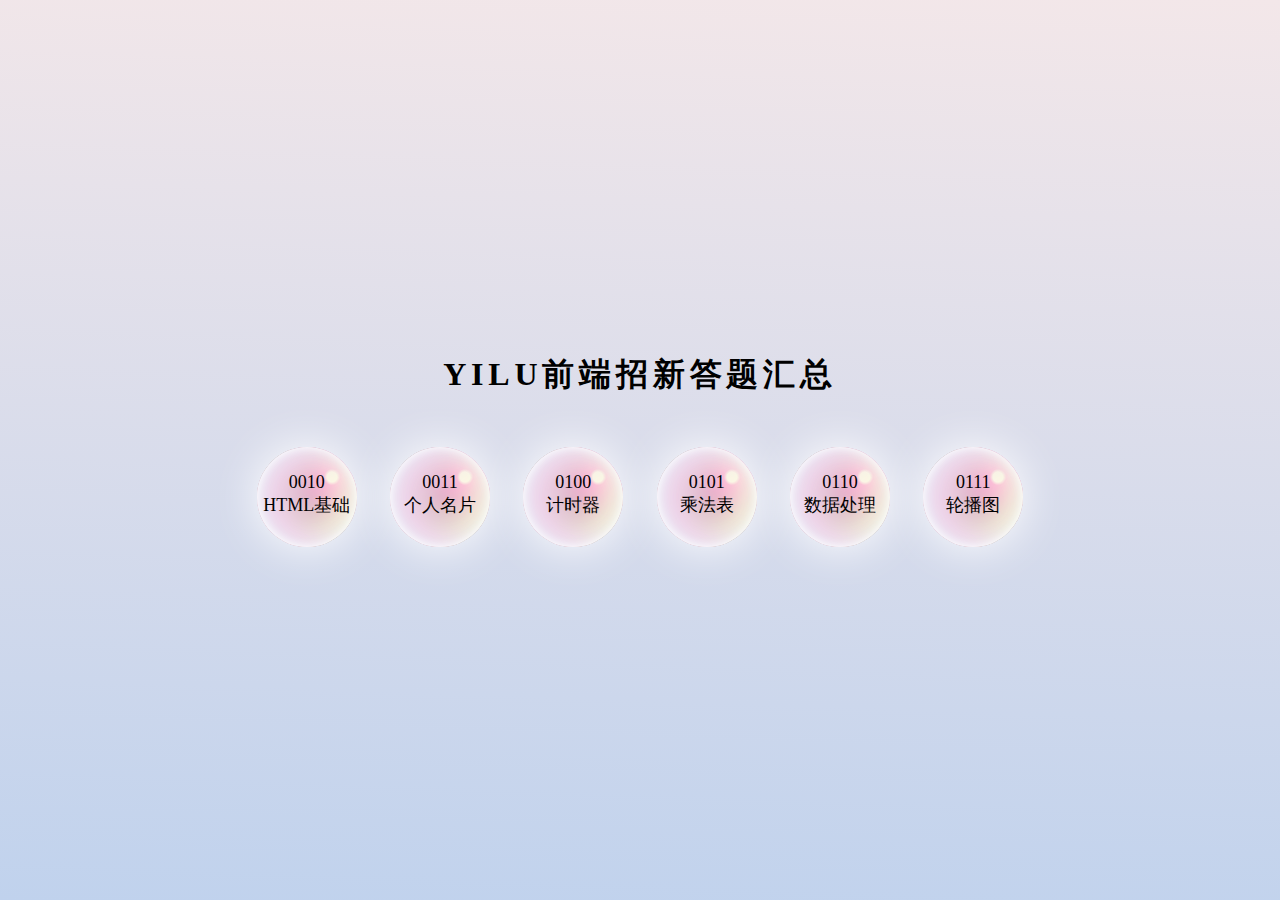
<file: index.html>
<!DOCTYPE html>
<html lang="en">

<head>
    <meta charset="UTF-8">
    <meta http-equiv="X-UA-Compatible" content="IE=edge">
    <meta name="viewport" content="width=device-width, initial-scale=1.0">
    <title>一路招新导航页</title>
    <style>
        * {
            margin: 0;
            padding: 0;
            box-sizing: border-box;
        }

        li {
            list-style: none;
            width: 100px;
            height: 100px;
            padding: 25px 0;
            font-size: 18px;
            border-radius: 50%;
            transition: all .5s ease;
            background: radial-gradient(circle at 75% 30%, #fff 5px, #ff21c0 8%, #5b5b5b 60%, #ff21c0 100%);
            box-shadow: inset 0 0 10px #fff, inset 5px 0 23px #eaf5fc, inset 40px 0 30px #efcde6, inset -10px -30px 50px #f9f6de, inset 0 25px 70px #f9f6de, 0 0 45px #fff;
        }

        body {
            height: 100vh;
            display: flex;
            justify-content: center;
            align-items: center;
            position: relative;
            background: linear-gradient(182deg, #f3e7e9, #c0d2ed);
        }

        .container {
            text-align: center;
        }

        .container ul {
            display: flex;
            flex-wrap: wrap;
            width: 800px;
            margin-top: 30px;
            justify-content: space-around;
        }

        a {
            color: #000;
            text-decoration: none;
        }

        li:hover {
            scale: 1.2;
        }

        h1 {
            letter-spacing: .15em;
            padding-bottom: 20px;
        }
    </style>
</head>

<body>
    <div class="container">
        <h1>YILU前端招新答题汇总</h1>
        <ul>
            <li><a href="0010-HTML基础/index.html">0010 <br> HTML基础</a></li>
            <li><a href="0011-设计名片/aboutMe.html">0011 <br> 个人名片</a></li>
            <li><a href="0100-计时器/index.html">0100 <br> 计时器</a></li>
            <li><a href="0101-乘法表/index.html">0101 <br> 乘法表</a></li>
            <li><a href="0110-数据处理/index.html">0110 <br> 数据处理</a></li>
            <li><a href="0111-轮播图/0100.html">0111 <br> 轮播图</a></li>
        </ul>
    </div>
</body>

</html>
</file>
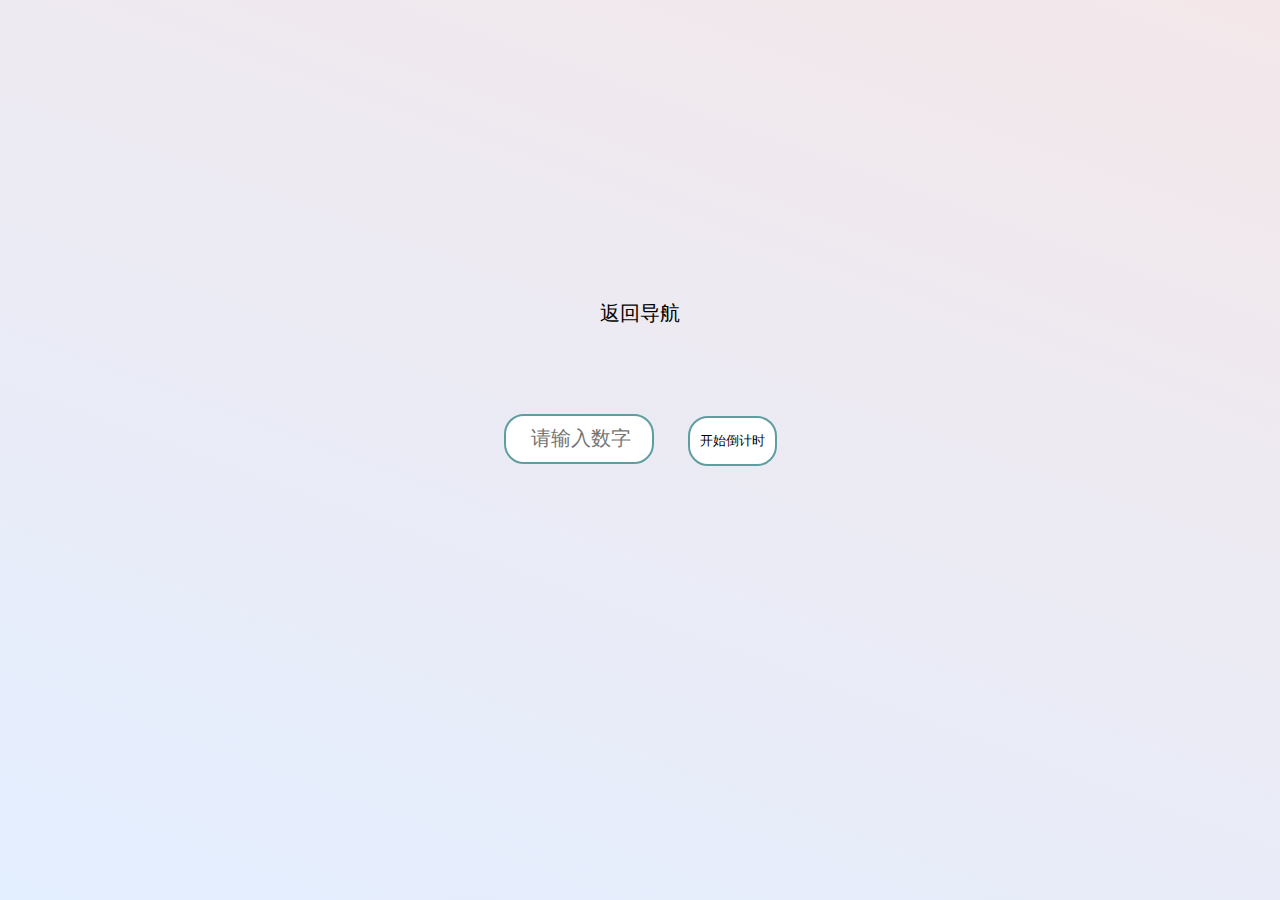
<file: 0100-计时器/index.html>
<!DOCTYPE html>
<html lang="en">

<head>
    <meta charset="UTF-8">
    <meta http-equiv="X-UA-Compatible" content="IE=edge">
    <meta name="viewport" content="width=device-width, initial-scale=1.0">
    <title>Document</title>
    <style>
        * {
            margin: 0;
            padding: 0;
            box-sizing: border-box;
        }

        body {
            height: 100vh;
            display: flex;
            justify-content: center;
            align-items: center;
            position: relative;
            background: linear-gradient(200deg, #f3e7e9, #e3eeff);
        }

        input {
            height: 50px;
            width: 150px;
            border: 2px solid cadetblue;
            border-radius: 20px;
            padding-left: 20px;
            font-size: 20px;
            text-align: center;
        }

        button {
            height: 50px;
            margin-left: 30px;
            padding: 10px;
            background-color: #fff;
            border: 2px solid cadetblue;
            border-radius: 20px;
        }

        button:hover {
            background-color: cadetblue;
            color: #fff;
        }

        p {
            margin-top: 20px;
            font-size: 40px;
        }

        #backNav {
            font-size: 20px;
            position: absolute;
            top: 300px;
            color: #000;
            cursor: pointer;
            text-decoration: none;
        }
    </style>
</head>

<body>
    <a href="../index.html" id="backNav">返回导航</a>
    <div class="box">
        <input type="number" id="inputNum" placeholder="请输入数字">
        <button id="btnStart">开始倒计时</button>
        <p id="cont"></p>
    </div>
</body>

<script>
    var numP = document.querySelector('#cont');
    var inputNum = document.querySelector('#inputNum');
    var btn = document.querySelector('#btnStart');

    function resolveAfter1Second(number) {
        return new Promise(resolve => {
            setTimeout(() => {
                resolve(number - 1);
            }, 1000);
        });
    }

    const timer = async (number) => {
        console.log("Start timer");
        numP.innerHTML = number;
        for (let i = number; i >= 1; i--) {
            let Start = Date.now();
            await t(i);
            console.log(Date.now() - Start);
        }
        console.log('end');
        numP.innerHTML = "倒计时结束！"
    }
    const t = async (timeout) => {
        const a = await new Promise(resolve => {
            setTimeout(() => {
                resolve(timeout - 1);
            }, 1000);
        });
        numP.innerHTML = a;
    }

    // 保证timer能正常运行，并能形成计时器的功能
    function runTimer() {
        console.log("runTimer");
        timer(inputNum.value);
    }
    btn.addEventListener("click", runTimer);
</script>

</html>
</file>
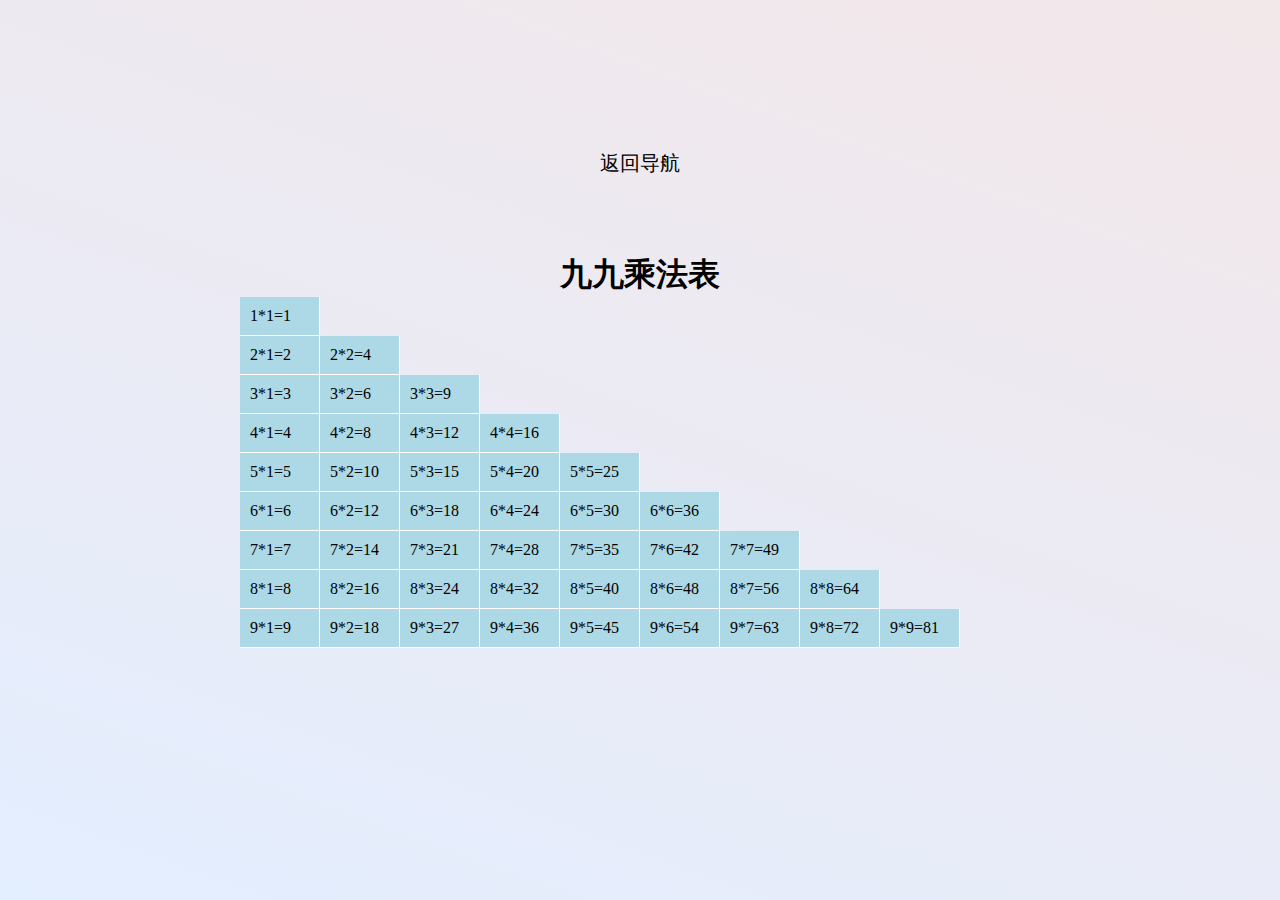
<file: 0101-乘法表/index.html>
<!DOCTYPE html>
<html lang="en">

<head>
    <meta charset="UTF-8">
    <meta http-equiv="X-UA-Compatible" content="IE=edge">
    <meta name="viewport" content="width=device-width, initial-scale=1.0">
    <title>九九乘法表</title>
    <style>
        span {
            display: inline-block;
            padding: 10px;
            width: 80px;
            box-sizing: border-box;
            background-color: lightblue;
            border-right: 1px solid #fff;
            border-bottom: 1px solid #fff;
        }

        * {
            margin: 0;
            padding: 0;
        }

        body {
            background: linear-gradient(200deg, #f3e7e9, #e3eeff);
            height: 100vh;
            display: flex;
            justify-content: center;
            align-items: center;
        }

        .box {
            width: 800px;
        }

        .box h1 {
            text-align: center;
        }

        #backNav {
            font-size: 20px;
            position: absolute;
            top: 150px;
            color: #000;
            cursor: pointer;
            text-decoration: none;
        }
    </style>
</head>

<body>
    <a href="../index.html" id="backNav">返回导航</a>
    <div class="box">
        <h1>九九乘法表</h1>
    </div>


    <script>
        let boxdiv = document.querySelector(".box");
        for (let i = 1; i <= 9; i++) {
            for (let j = 1; j <= i; j++) {
                let tmp = i + "*" + j + "=" + i * j;
                boxdiv.innerHTML += ("<span>" + tmp + "</span>");
            }
            boxdiv.innerHTML += "<br>";
        }
    </script>
</body>

</html>
</file>
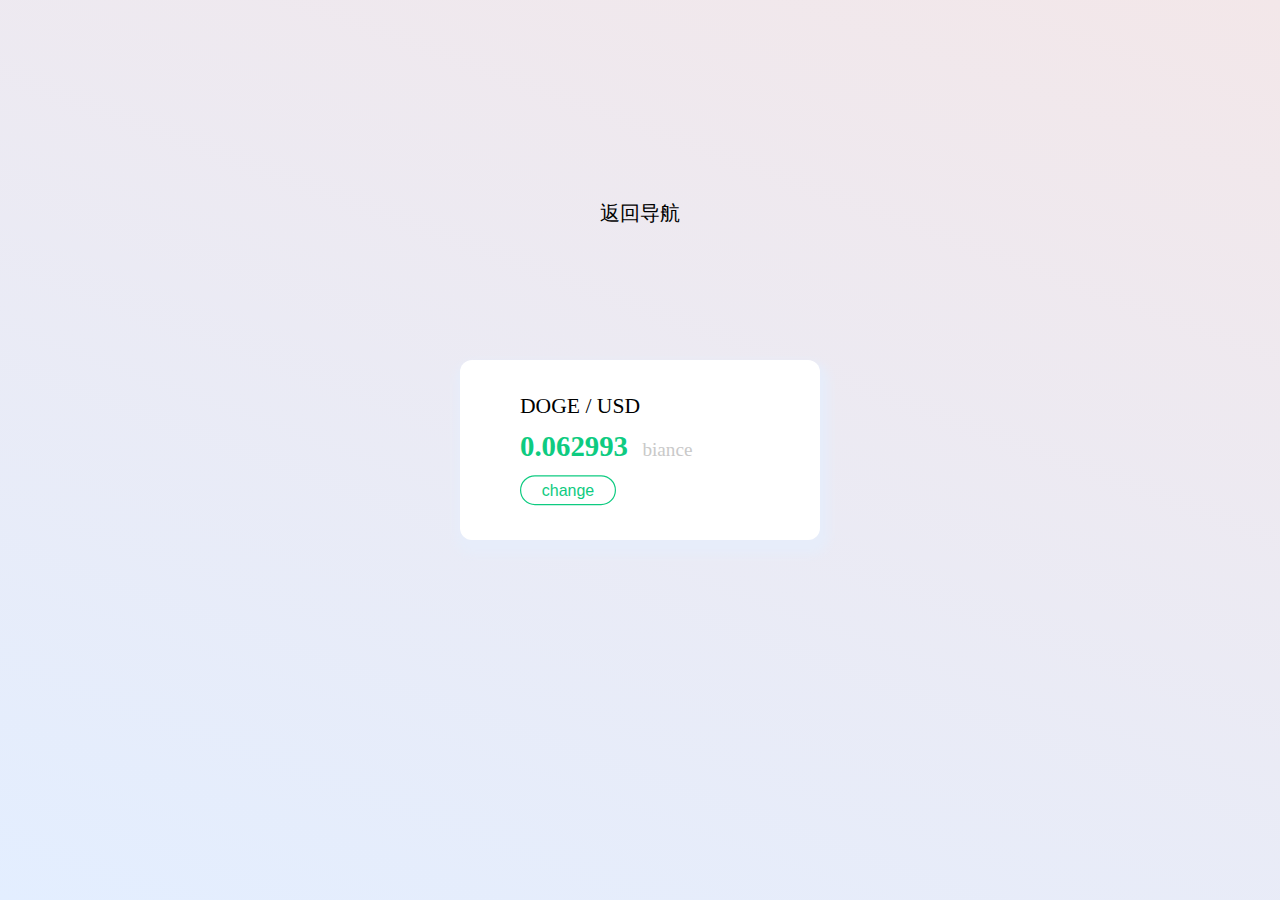
<file: 0110-数据处理/index.html>
<!DOCTYPE html>
<html lang="en">

<head>
    <meta charset="UTF-8">
    <meta http-equiv="X-UA-Compatible" content="IE=edge">
    <meta name="viewport" content="width=device-width, initial-scale=1.0">
    <title>Document</title>
    <script src="http://libs.baidu.com/jquery/2.1.4/jquery.min.js"></script>
    <link rel="stylesheet" href="style.css">
</head>

<body>
    <a href="../index.html" id="backNav">返回导航</a>
    <div class="big">
        <button id="hidFirst"></button>
        <div class="box">
            <p>DOGE / USD</p>
            <h2 id="price">0.062993</h2>
            <span>&nbsp; biance</span>
            <button onclick="promiseFlase()">change</button>
        </div>
    </div>

</body>

<script>
    var firstFlash = document.querySelector('#hidFirst');

    function promiseFlase() {
        let dateUrl = "https://chain.so/api/v2/get_price/DOGE/USD";
        return new Promise((reslove, reject) => {
            let request = new XMLHttpRequest();
            request.open('get', dateUrl, true);
            request.send(null);
            request.onreadystatechange = () => {
                if (request.readyState == 4) {
                    if (request.status === 200) {
                        let responDate = JSON.parse(request.responseText);
                        console.log(responDate);
                        let boxContainer = document.querySelector('.box');
                        dataPrice = responDate.data.prices[1].price;
                        // dataPrice = 0.24; 
                        dataExchang = responDate.data.prices[1].exchange;
                        let strHtml = "";
                        strHtml += String.raw`
                            <p> DOGE / USD </p>
                            <h2 id="price">${dataPrice}</h2>
                            <span>&nbsp; ${dataExchang}</span>
                            <button onclick="Flash()">change</button>
                        `;
                        boxContainer.innerHTML = strHtml;
                        if (dataPrice > 0.23) {
                            let price = document.getElementById('price');
                            document.getElementById('price').style.color = "red";
                        }
                    }
                }
            }
        })
    }
</script>

</html>
</file>
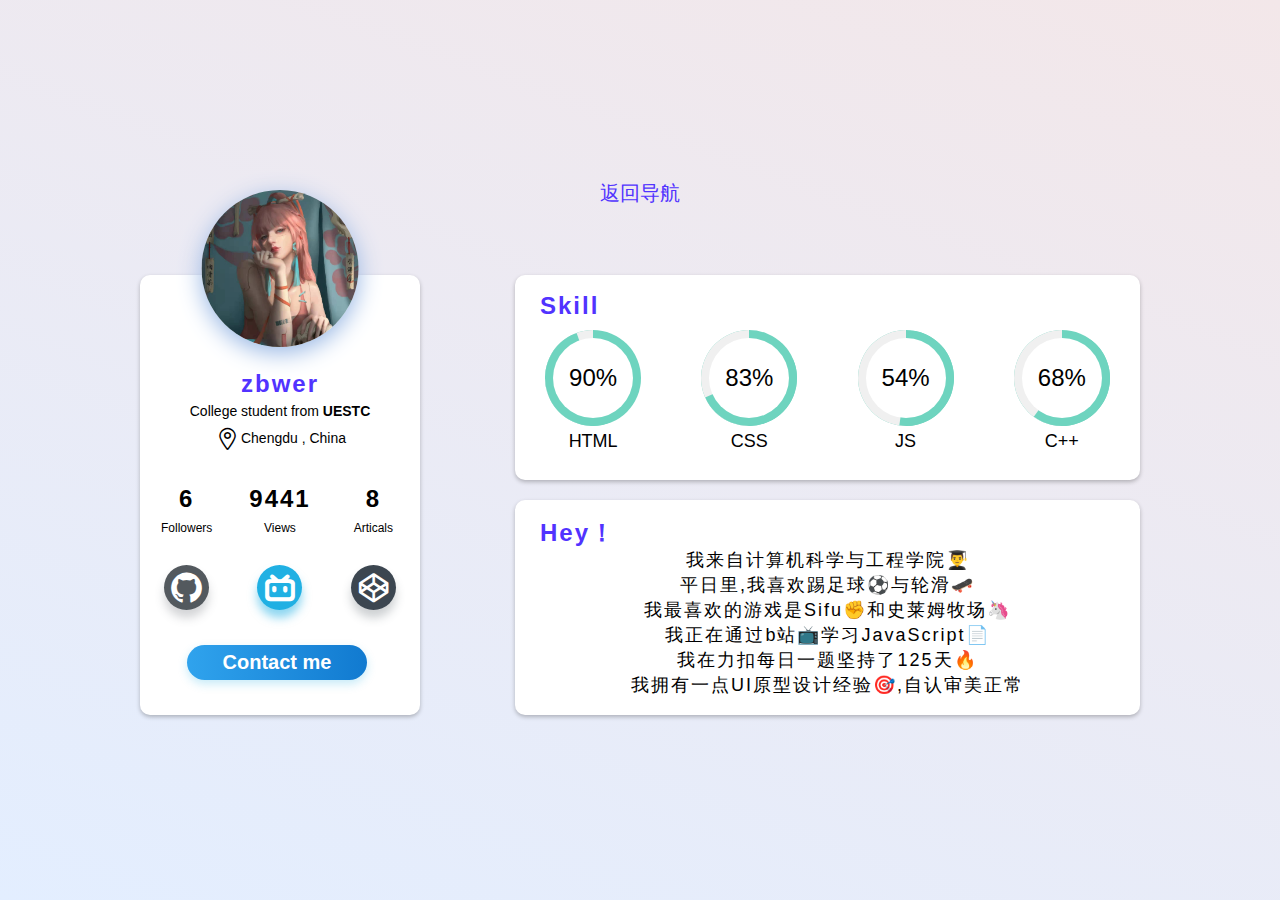
<file: 0011-设计名片/aboutMe.html>
<!DOCTYPE html>
<html lang="en">

<head>
    <meta charset="UTF-8">
    <meta http-equiv="X-UA-Compatible" content="IE=edge">
    <meta name="viewport" content="width=device-width, initial-scale=1.0">
    <title>AboutMe</title>
    <link rel="stylesheet" href="aboutMe.css">
    <link rel="stylesheet" href="font/iconfont.css">
    <link rel="stylesheet" href="percentRing.css">

    <meta name="viewport"
        content="width=device-width, user-scalable=no, initial-scale=1, minimum-scale=1, maximum-scale=1">
    <script>
        function autoResponse(width = 900) {
            var deviceWidth = document.documentElement.clientWidth;
            if (deviceWidth >= 1200) deviceWidth = 1200;
            fontSize = deviceWidth / 12;
            document.getElementsByTagName('html')[0].style['font-size'] = fontSize + 'px';
        }
        autoResponse();
        window.addEventListener('resize', autoResponse);
    </script>
</head>

<body>
    <a href="../index.html" id="backNav">返回导航</a>
    <div class="container">
        <div class="profile">
            <div class="avatar">
                <img src="avatar.jpg" alt="" class="active_img">
                <img src="avatar2.jpg" alt="">
                <img src="avatar3.jpg" alt="">
                <img src="avatar4.jpg" alt="">
            </div>
            <div class="card">
                <div class="info">
                    <h2>zbwer</h2>
                    <p>College student from <strong>UESTC</strong> </p>
                    <p><i class="iconfont icon-31dingwei"></i>Chengdu , China</p>
                </div>
                <div class="data">
                    <ul>
                        <li>
                            <h2>6</h2>
                            <p>Followers</p>
                        </li>
                        <li>
                            <h2>9441</h2>
                            <p>Views</p>
                        </li>
                        <li>
                            <h2>8</h2>
                            <p>Articals</p>
                        </li>
                    </ul>
                </div>
                <div class="quickurl">
                    <div class="circle github">
                        <a href="#" title="Github"><i class="iconfont icon-GitHub"></i></a>
                    </div>
                    <div class="circle bilibili">
                        <a href="#" title="Bilibili"><i class="iconfont icon-bilibili"></i></a>
                    </div>
                    <div class="circle codepen">
                        <a href="#" title="codepen"><i class="iconfont icon-codepen"></i></a>
                    </div>
                </div>
                <button>Contact me</button>
            </div>
        </div>
        <div class="skill">
            <h2>Skill</h2>
            <div class="Skill-cir">
                <li>
                    <div class="percentRing">
                        <div class="percentRing-tmp1"></div>
                        <div class="percentRing-tmp2"></div>
                        <div class="percentRing-tmp3">
                            <span>90%</span>
                        </div>
                    </div>
                    <p>HTML</p>
                </li>
                <li>
                    <div class="percentRing">
                        <div class="percentRing-tmp1"></div>
                        <div class="percentRing-tmp2"></div>
                        <div class="percentRing-tmp3">
                            <span>83%</span>
                        </div>
                    </div>
                    <p>CSS</p>
                </li>
                <li>
                    <div class="percentRing">
                        <div class="percentRing-tmp1"></div>
                        <div class="percentRing-tmp2"></div>
                        <div class="percentRing-tmp3">
                            <span>54%</span>
                        </div>
                    </div>
                    <p>JS</p>
                </li>
                <li>
                    <div class="percentRing">
                        <div class="percentRing-tmp1"></div>
                        <div class="percentRing-tmp2"></div>
                        <div class="percentRing-tmp3">
                            <span>68%</span>
                        </div>
                    </div>
                    <p>C++</p>
                </li>
            </div>
        </div>
        <div class="intro">
            <h2>Hey！</h2>
            <div class="textAboutMe">
                <p>我来自计算机科学与工程学院👨‍🎓</p>
                <p>平日里,我喜欢踢足球⚽与轮滑🛹</p>
                <p>我最喜欢的游戏是Sifu✊和史莱姆牧场🦄</p>
                <p>我正在通过b站📺学习JavaScript📄</p>
                <p>我在力扣每日一题坚持了125天🔥</p>
                <p>我拥有一点UI原型设计经验🎯,自认审美正常</p>
            </div>

        </div>
    </div>

</body>

<script>
    var avatar = document.querySelector('.avatar');
    var Img = document.querySelectorAll('.avatar img');
    var index = 0;

    function autoPlay() {
        Img[index].className = '';
        index = index + 1 >= Img.length ? 0 : index + 1;
        Img[index].className = 'active_img';
    }
    var timer = setInterval(autoPlay, 2000);
    avatar.onmouseover = function () {
        clearInterval(timer);
    }
    avatar.onmouseleave = function () {
        timer = setInterval(autoPlay, 2000);
    }
</script>

</html>
</file>
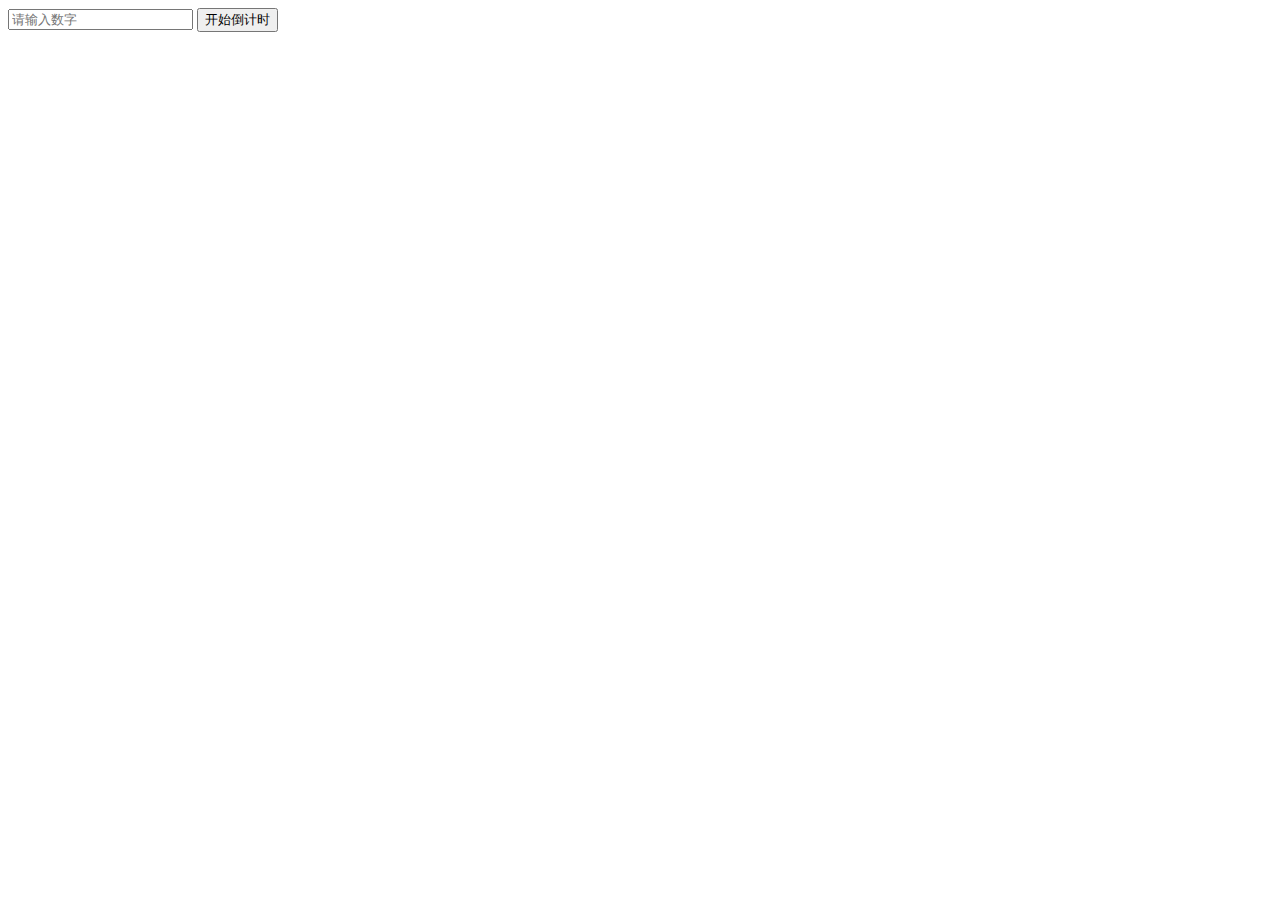
<file: 0100-计时器/setInt方法.html>
<!DOCTYPE html>
<html lang="en">

<head>
    <meta charset="UTF-8">
    <meta http-equiv="X-UA-Compatible" content="IE=edge">
    <meta name="viewport" content="width=device-width, initial-scale=1.0">
    <title>Document</title>
</head>

<body>
    <input type="number" id="inputNum" placeholder="请输入数字">
    <button id="btnStart">开始倒计时</button>
    <p id="cont"></p>
</body>

<script>
    var numP = document.querySelector('#cont');
    var inputNum = document.querySelector('#inputNum');
    var btn = document.querySelector('#btnStart');
    var Num = inputNum.value;
    var Int;

    function Run() {
        console.log(Num);
        numP.innerHTML = Num;
        Num--;
        if (Num == -1) clearInterval(Int);
    }
    // 保证timer能正常运行，并能形成计时器的功能
    function runTimer() {
        Num = inputNum.value;
        Int = setInterval(Run, 1000);
        console.log('end');
    }
    btn.addEventListener("click", runTimer);
</script>

</html>
</file>
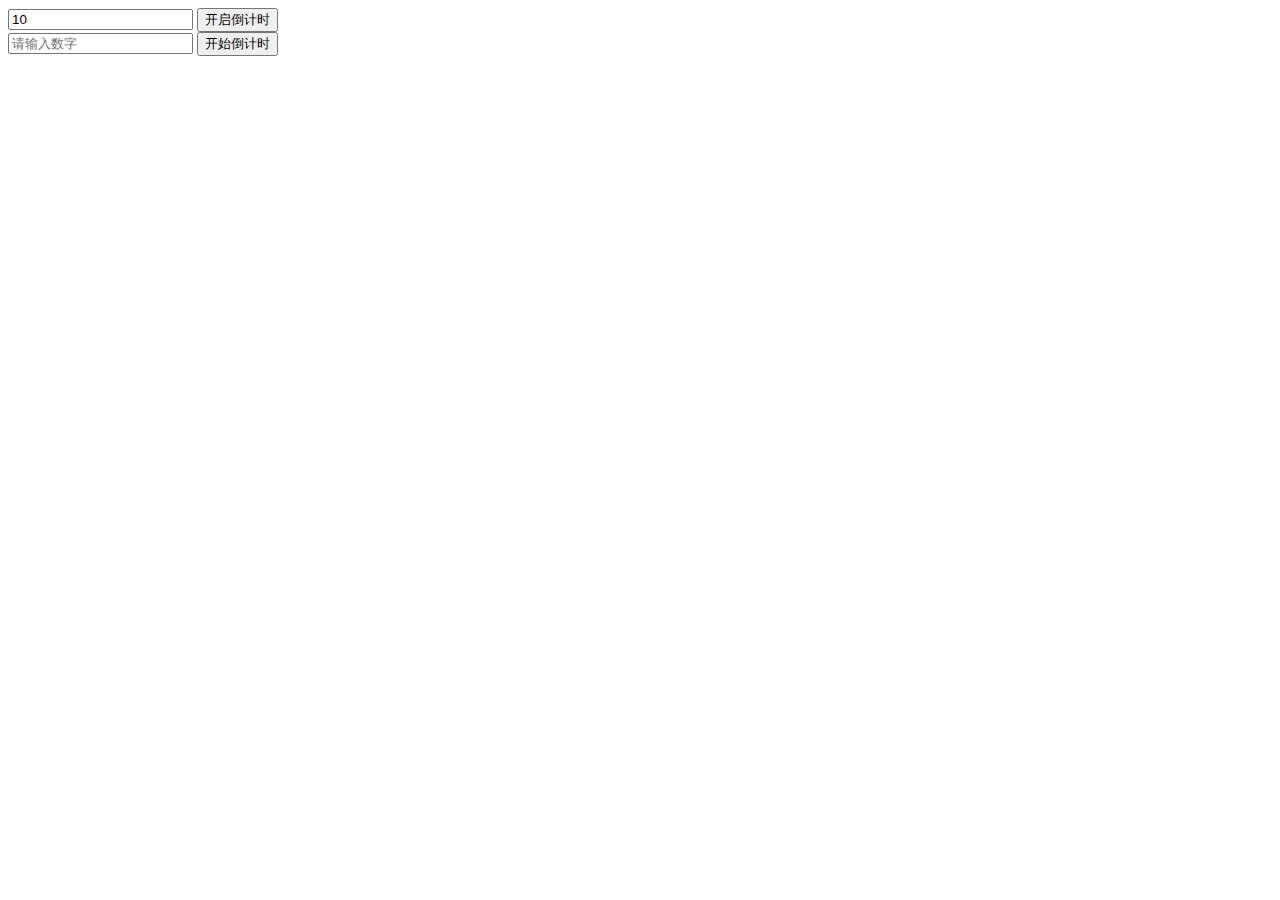
<file: 0100-计时器/setTime方法.html>
<!DOCTYPE html>
<html lang="en">

<head>
    <meta charset="UTF-8">
    <meta http-equiv="X-UA-Compatible" content="IE=edge">
    <meta name="viewport" content="width=device-width, initial-scale=1.0">
    <title>同步</title>
</head>

<body>
    <form action="" name="name1">
        <input type="text" id="text1" value="10">
        <input type="button" id="bt" value="开启倒计时" onclick="f()">
    </form>
    <input type="number" id="inputNum" placeholder="请输入数字">
    <button id="btnStart">开始倒计时</button>
    <p id="cont"></p>
</body>
<script>
    let Start = Date.now();
    function f() {
        const End = Date.now();
        console.log(End - Start);
        Start = End;
        var x = name1.text1.value;
        x = x - 1;
        if (x >= 0) {
            setTimeout(() => {
                name1.text1.value = x;
                f();
            }, 1000);
        }
        else {
            console.log('end');
        }
    }
    var numP = document.querySelector('#cont');
    var inputNum = document.querySelector('#inputNum');
    var btn = document.querySelector('#btnStart');

    function resolveAfter1Second(number) {
        return new Promise(resolve => {
            setTimeout(() => {
                resolve(number - 1);
            }, 1000);
        })
    }

    const timer = async (number) => {
        console.log("Start timer");
        numP.innerHTML = number;
        for (let i = number; i >= 1; i--) {
            let Start = Date.now();
            await t(i);
            console.log(Date.now() - Start);
        }
        console.log('end');
    }
    const t = async (timeout) => {
        const a = await new Promise(resolve => {
            setTimeout(() => {
                resolve(timeout - 1);
            }, 1000);
        });
        numP.innerHTML = a;
    }

    // 保证timer能正常运行，并能形成计时器的功能
    function runTimer() {
        console.log("runTimer");
        timer(inputNum.value);
    }
    btn.addEventListener("click", runTimer);
</script>

</html>
</file>
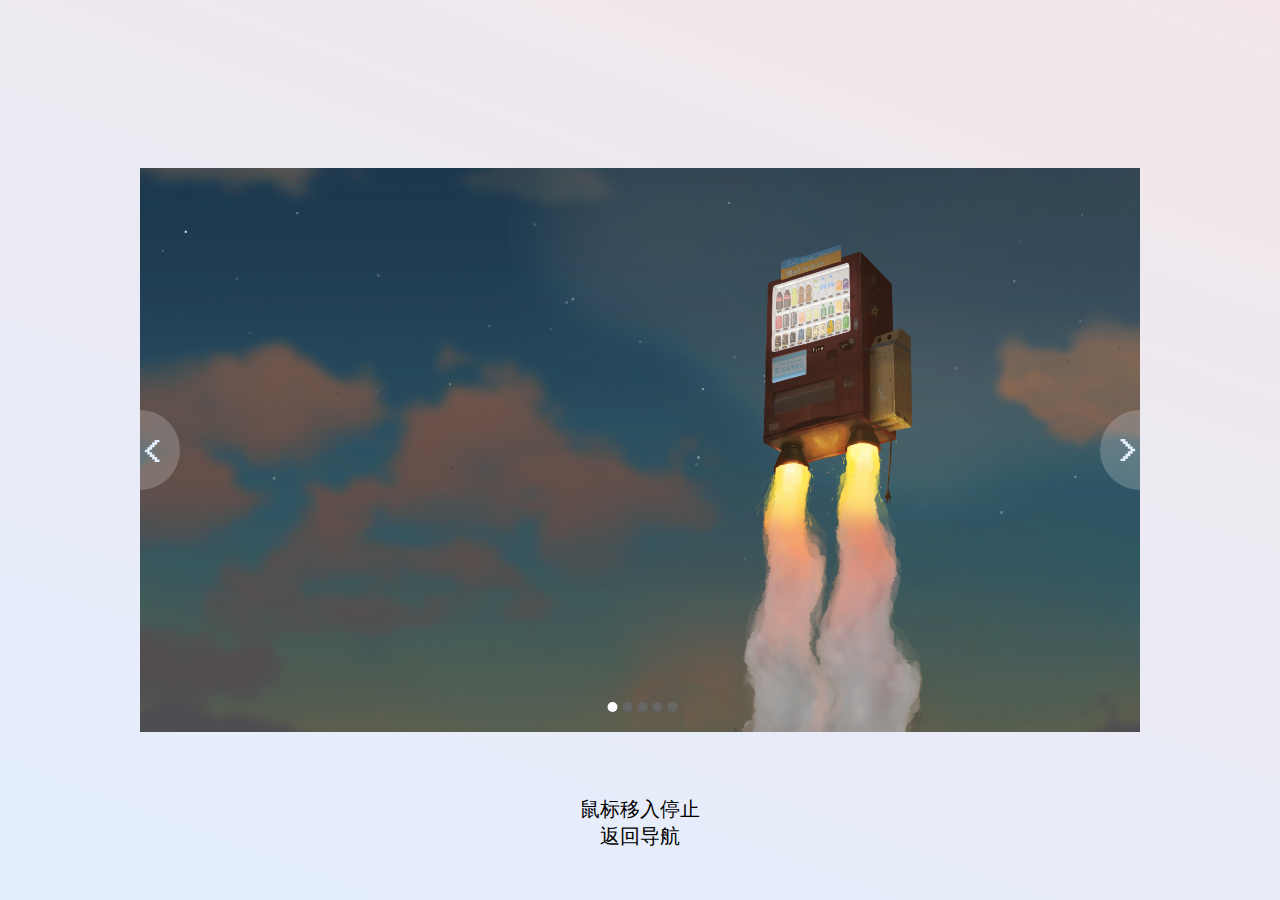
<file: 0111-轮播图/0100.html>
<!DOCTYPE html>
<html lang="en">

<head>
    <meta charset="UTF-8">
    <meta http-equiv="X-UA-Compatible" content="IE=edge">
    <meta name="viewport" content="width=device-width, initial-scale=1.0">
    <title>Document</title>
    <link rel="stylesheet" href="style.css">
</head>

<body>
    <a href="../index.html" id="backNav">鼠标移入停止<br>返回导航</a>
    <div class="container">
        <img src="1.png" alt="" class="active_img">
        <img src="2.png" alt="">
        <img src="3.png" alt="">
        <img src="4.png" alt="">
        <img src="5.png" alt="">
        <div class="left">
            <svg t="1669906504153" class="icon" viewBox="0 0 1024 1024" version="1.1" xmlns="http://www.w3.org/2000/svg"
                p-id="2661" width="25" height="25">
                <path
                    d="M725.543629 445.258957 725.543629 345.192858 625.480602 345.192858 625.480602 245.135053 525.416653 245.135053 525.416653 145.076122 425.352602 145.076122 425.352602 45.016269 225.219482 45.016269 225.219482 145.076122 325.289574 145.076122 325.289574 245.135053 425.352602 245.135053 425.352602 345.192858 525.416653 345.192858 525.416653 445.258957 625.480602 445.258957 625.480602 545.31369 525.416653 545.31369 525.416653 645.379789 425.352602 645.379789 425.352602 745.437594 325.289574 745.437594 325.289574 845.497549 225.219482 845.497549 225.219482 945.556378 425.352602 945.556378 425.352602 845.497549 525.416653 845.497549 525.416653 745.437594 625.480602 745.437594 625.480602 645.379789 725.543629 645.379789 725.543629 545.31369 825.61577 545.31369 825.61577 445.258957Z"
                    p-id="2662"></path>
            </svg>
        </div>
        <div class="right">
            <svg t="1669906504153" class="icon" viewBox="0 0 1024 1024" version="1.1" xmlns="http://www.w3.org/2000/svg"
                p-id="2661" width="25" height="25">
                <path
                    d="M725.543629 445.258957 725.543629 345.192858 625.480602 345.192858 625.480602 245.135053 525.416653 245.135053 525.416653 145.076122 425.352602 145.076122 425.352602 45.016269 225.219482 45.016269 225.219482 145.076122 325.289574 145.076122 325.289574 245.135053 425.352602 245.135053 425.352602 345.192858 525.416653 345.192858 525.416653 445.258957 625.480602 445.258957 625.480602 545.31369 525.416653 545.31369 525.416653 645.379789 425.352602 645.379789 425.352602 745.437594 325.289574 745.437594 325.289574 845.497549 225.219482 845.497549 225.219482 945.556378 425.352602 945.556378 425.352602 845.497549 525.416653 845.497549 525.416653 745.437594 625.480602 745.437594 625.480602 645.379789 725.543629 645.379789 725.543629 545.31369 825.61577 545.31369 825.61577 445.258957Z"
                    p-id="2662"></path>
            </svg>
        </div>
        <ul>
            <li class="active_li"></li>
            <li></li>
            <li></li>
            <li></li>
            <li></li>
        </ul>
    </div>
    <script>
        var contBox = document.querySelector('.container');
        var Img = document.querySelectorAll('img');
        var allLi = document.querySelectorAll('ul li');
        var btn_left = document.querySelector('.left');
        var btn_right = document.querySelector('.right');
        var index = 0;

        function clearNow() {
            Img[index].className = '';
            allLi[index].className = '';
        }
        function Move() {
            Img[index].className = 'active_img';
            allLi[index].className = 'active_li';
        }

        function autoMove() {
            clearNow();
            index = index + 1 == Img.length ? 0 : index + 1;
            Move();
        }

        btn_right.addEventListener("click", autoMove)
        btn_left.addEventListener("click", () => {
            clearNow();
            index = index - 1 == -1 ? Img.length - 1 : index - 1;
            Move();
        })

        for (let i = 0; i < allLi.length; i++) {
            allLi[i].addEventListener("click", () => {
                clearNow();
                index = i;
                Move();
            });
        }
        var timer = setInterval(autoMove, 1500);

        contBox.onmouseover = function () {
            clearInterval(timer);
        }
        contBox.onmouseleave = function () {
            clearInterval(timer);
            timer = setInterval(autoMove, 1500);
        }

    </script>
</body>

</html>
</file>
<file: 0110-数据处理/style.css>
* {
    margin: 0;
    padding: 0;
    box-sizing: border-box;
}

body {
    background: linear-gradient(200deg, #f3e7e9, #e3eeff);
    height: 100vh;
    display: flex;
    justify-content: center;
    align-items: center;
}

#backNav {
    font-size: 20px;
    position: absolute;
    top: 200px;
    color: #000;
    cursor: pointer;
    text-decoration: none;
}

.big {
    scale: 1.2;
}

#hidFirst {
    display: none;
}

body {
    display: flex;
    justify-content: center;
    align-items: center;
    width: 100%;
    height: 100vh;
    background-color: #fff;
}

.box {
    width: 300px;
    height: 150px;
    background-color: #fff;
    padding-top: 8px;
    border-radius: 10px;
    box-shadow: 2px 7px 7px 5px #e7edfa;
}

.box p {
    margin: 20px 0 0 50px;
    font-size: 18px;
    color: #000;
}

.box h2 {
    margin: 10px 0 0 50px;
    color: #0ECB81;
    display: inline-block;
}

.box span {
    color: #c9c9c9;
}

.box button {
    display: block;
    margin: 10px 0 0 50px;
    border: 1px solid #0ECB81;
    background-color: transparent;
    width: 80px;
    height: 25px;
    border-radius: 25px;
    color: #0ECB81;
}

.box button:hover {
    background-color: #0ECB81;
    color: #fff;
}
</file>
<file: 0011-设计名片/aboutMe.css>
* {
    margin: 0;
    padding: 0;
    box-sizing: border-box;
    cursor: default;
}

html {
    font-family: -apple-system, BlinkMacSystemFont, "Segoe UI", Roboto, Oxygen-Sans, Ubuntu, Cantarell, "Helvetica Neue", sans-serif;
}

li {
    list-style: none;
}

a {
    text-decoration: none;
}

#backNav {
    font-size: 20px;
    position: absolute;
    top: 180px;
    color: #5133ff;
    cursor: pointer;
}

body {
    height: 100vh;
    display: flex;
    justify-content: center;
    align-items: center;
    position: relative;
    background: linear-gradient(200deg, #f3e7e9, #e3eeff);
}

.container {
    width: 10rem;
    height: 5.2rem;
    /* transform: scale(1.25); */
}

.profile {
    float: left;
    width: 2.8rem;
    height: 100%;
    position: relative;
}

.profile .avatar {
    position: absolute;
    top: 0;
    left: 50%;
    z-index: 2;
    transform: translateX(-50%);
    width: 1.57rem;
    height: 1.57rem;
    border-radius: 50%;
    overflow: hidden;
    box-shadow: 0 .06rem .23rem 0 rgba(152, 183, 228, 1);
}

.profile .avatar img {
    display: none;

}

.profile .avatar .active_img {
    display: block;
    height: 100%;
}

.profile .card {
    width: 100%;
    height: 4.4rem;
    position: absolute;
    top: .85rem;
    border-radius: .1rem;
    background-color: #fff;
    box-shadow: 0rem .02rem .04rem 0rem rgba(0, 0, 0, 0.25);
}

.profile .card .info {
    width: 100%;
    height: 1rem;
    position: absolute;
    top: .95rem;
    text-align: center;
    /* background-color: cadetblue; */
}

.profile .card h2,
.skill h2,
.intro h2 {
    font-size: 24px;
    letter-spacing: 2px;
    color: rgba(81, 51, 255, 1);
}

.profile .card .info p {
    font-size: 14px;
    line-height: .27rem;
}

.profile .card .info i {
    font-size: 27px;
    vertical-align: bottom;
}

.profile .card .data {
    width: 100%;
    position: absolute;
    top: 2.1rem;
}

.profile .card .data ul {
    display: flex;
    flex-direction: row;
    justify-content: space-around;
    text-align: center;
}

.profile .card .data li {
    width: 80px;
    height: 100%;
}

.profile .card .data h2 {
    color: #000;
    height: .28rem;
    line-height: .28rem;
}

.profile .card .data p {
    margin-top: .08rem;
    font-size: 12px;
}

.profile .card .quickurl {
    width: 100%;
    position: absolute;
    top: 2.9rem;
    display: flex;
    flex-direction: row;
    justify-content: space-around;
    font-size: 18px;
}

.profile .card .quickurl .circle {
    width: .45rem;
    height: .45rem;
    opacity: 1;
    background: rgba(83, 89, 94, 1);
    border-radius: 50%;
    text-align: center;
    transition: all .3s ease;
    box-shadow: 0rem .08rem .1rem 0rem rgba(83, 89, 94, 0.25);
}

.profile .card .quickurl .bilibili {
    background: rgba(32, 176, 227, 1);
    box-shadow: 0rem .08rem .1rem 0rem rgba(32, 176, 227, 0.5);
}

.profile .card .quickurl .codepen {
    background: rgba(60, 70, 80, 1);
    box-shadow: 0rem .08rem .1rem 0rem rgba(60, 70, 80, 0.25);
}

.profile .card .quickurl a {
    display: block;
    width: 100%;
    height: 100%;
    color: #fff;
}

.profile .card .quickurl i {
    font-size: 35px;
    line-height: .45rem;
    vertical-align: bottom;
}

.profile .card .quickurl .bilibili i {
    font-size: 27px;
}

.profile .card button {
    width: 1.8rem;
    height: .35rem;
    position: absolute;
    top: 3.7rem;
    left: .47rem;
    border-radius: .9rem;
    line-height: .35rem;
    font-size: 20px;
    background: linear-gradient(90deg, rgba(25, 153, 235, 0.9) 0%, rgba(17, 122, 208, 1) 100%);
    box-shadow: 0px 4px 10px 0px rgba(32, 176, 227, 0.25);
    border: none;
    color: #fff;
    font-weight: 700;
    transition: all .3s ease;
}

.profile .card button:hover,
.circle:hover {
    transform: scale(1.05);
}

.skill,
.intro {
    float: right;
    width: 6.25rem;
    height: 205px;
    font-size: 18px;
    border-radius: 10px;
    background: rgba(255, 255, 255, 1);
    box-shadow: 0px 2px 4px 0px rgba(0, 0, 0, 0.25);
}

.skill {
    margin-top: 85px;
}

.skill h2,
.intro h2 {
    margin-top: 17px;
    margin-left: 25px;
}

.skill .Skill-cir {
    display: flex;
    margin-top: 10px;
    justify-content: space-around;
}

.skill .Skill-cir li {
    text-align: center;
}

.skill .Skill-cir li p {
    margin-top: 5px;
}

.skill .Skill-cir li:nth-child(1) .percentRing-tmp2 {
    transform: rotate(160deg);
}

.skill .Skill-cir li:nth-child(2) .percentRing-tmp2 {
    transform: rotate(66deg);
}

.skill .Skill-cir li:nth-child(3) .percentRing-tmp2 {
    transform: rotate(8deg);
}

.skill .Skill-cir li:nth-child(4) .percentRing-tmp2 {
    transform: rotate(36deg);
}

.intro {
    height: 215px;
    margin-top: 20px;

}

.intro .textAboutMe {
    text-align: center;
}

.textAboutMe p {
    font-size: 18px;
    line-height: 1.5em;
    letter-spacing: 2px;
    margin-top: -2px;
}

.profile {
    animation: openprofile .3s linear;
}

@keyframes openprofile {
    0% {
        width: 5px;
        overflow: hidden;
    }

    50% {
        width: 1.4rem;
        overflow: hidden;
    }

    100% {
        width: 2.85rem;
    }
}

.skill {
    animation: openskill .3s linear;
}

.intro {
    animation: open .6s linear;
}

@keyframes openskill {
    0% {
        opacity: 0;
        width: 1rem;
        overflow: hidden;
    }

    25% {
        width: 2rem;
        overflow: hidden;
    }

    50% {
        width: 3rem;
        overflow: hidden;
    }

    75% {
        width: 4rem;
        overflow: hidden;
    }

    100% {
        width: 6.25rem;
        overflow: hidden;
    }
}

@keyframes open {
    0% {
        opacity: 0;
        width: 0;
        overflow: hidden;
    }

    50% {
        opacity: 0;
        width: 0;
        overflow: hidden;
    }

    100% {
        opacity: 1;
        width: 6.25rem;
        overflow: hidden;
    }
}
</file>
<file: 0011-设计名片/font/iconfont.css>
@font-face {
  font-family: "iconfont"; /* Project id 3751443 */
  src: url('iconfont.woff2?t=1667619107004') format('woff2'),
       url('iconfont.woff?t=1667619107004') format('woff'),
       url('iconfont.ttf?t=1667619107004') format('truetype');
}

.iconfont {
  font-family: "iconfont" !important;
  font-size: 16px;
  font-style: normal;
  -webkit-font-smoothing: antialiased;
  -moz-osx-font-smoothing: grayscale;
}

.icon-31dingwei:before {
  content: "\e600";
}

.icon-codepen:before {
  content: "\e63b";
}

.icon-GitHub:before {
  content: "\e8c6";
}

.icon-bilibili:before {
  content: "\e609";
}
</file>
<file: 0011-设计名片/percentRing.css>
.percentRing {
    background-color: #6ED4BF;
    width: 96px;
    height: 96px;
    border-radius: 50%;
    position: relative;
}

.percentRing-tmp1 {
    background-color: #f0f0f0;
    width: 96px;
    height: 96px;
    border-radius: 50%;
    clip: rect(0, 48px, auto, 0);
    position: absolute;
}

.percentRing-tmp2 {
    background-color: #6ED4BF;
    width: 96px;
    height: 96px;
    border-radius: 50%;
    transform: rotate(30deg);
    clip: rect(0, auto, auto, 48px);
    position: absolute;
}

.percentRing-tmp3 {
    background-color: #fff;
    width: 80px;
    height: 80px;
    border-radius: 50%;
    position: absolute;
    top: 8px;
    left: 8px;
    text-align: center;
}

.percentRing-tmp3>span {
    display: block;
    font-size: 24px;
    color: #000;
    line-height: 80px;
}
</file>
<file: 0111-轮播图/style.css>
* {
    padding: 0;
    margin: 0;
    box-sizing: border-box;
}

li {
    list-style: none;
}

body {
    display: flex;
    justify-content: center;
    align-items: center;
    width: 100%;
    height: 100vh;
    background: linear-gradient(200deg, #f3e7e9, #e3eeff);
}

#backNav {
    font-size: 20px;
    position: absolute;
    bottom: 50px;
    color: #000;
    cursor: pointer;
    text-decoration: none;
    text-align: center;
}

.container {
    width: 1000px;
    position: relative;
    transition: all .5s ease;
}

.container:hover {
    scale: 1.02;
}

img {
    display: none;
    width: 100%;
    height: auto;
}

.active_img {
    display: block;
}

.left,
.right {
    display: block;
    width: 40px;
    height: 80px;
    background-color: rgba(255, 255, 255, .2);
    color: #fff;
    position: absolute;
    top: 50%;
    transform: translateY(-50%);
    cursor: pointer;
}

.left {
    left: 0;
    border-radius: 0 40px 40px 0;
}

.left svg {
    position: absolute;
    top: 28px;
    left: 0;
    transform: rotateZ(180deg);
    fill: #e3eeff;
}

.right {
    right: 0;
    border-radius: 40px 0 0 40px;
}

.right svg {
    position: absolute;
    top: 28px;
    right: 0;
    fill: #e3eeff;
}

ul {
    position: absolute;
    bottom: 20px;
    left: 50%;
    transform: translateX(-50%);
}

ul li {
    float: left;
    width: 10px;
    height: 10px;
    margin-left: 5px;
    cursor: pointer;
    background-color: #666;
    border-radius: 5px;
}

ul li.active_li {
    background-color: #fff;
}
</file>
